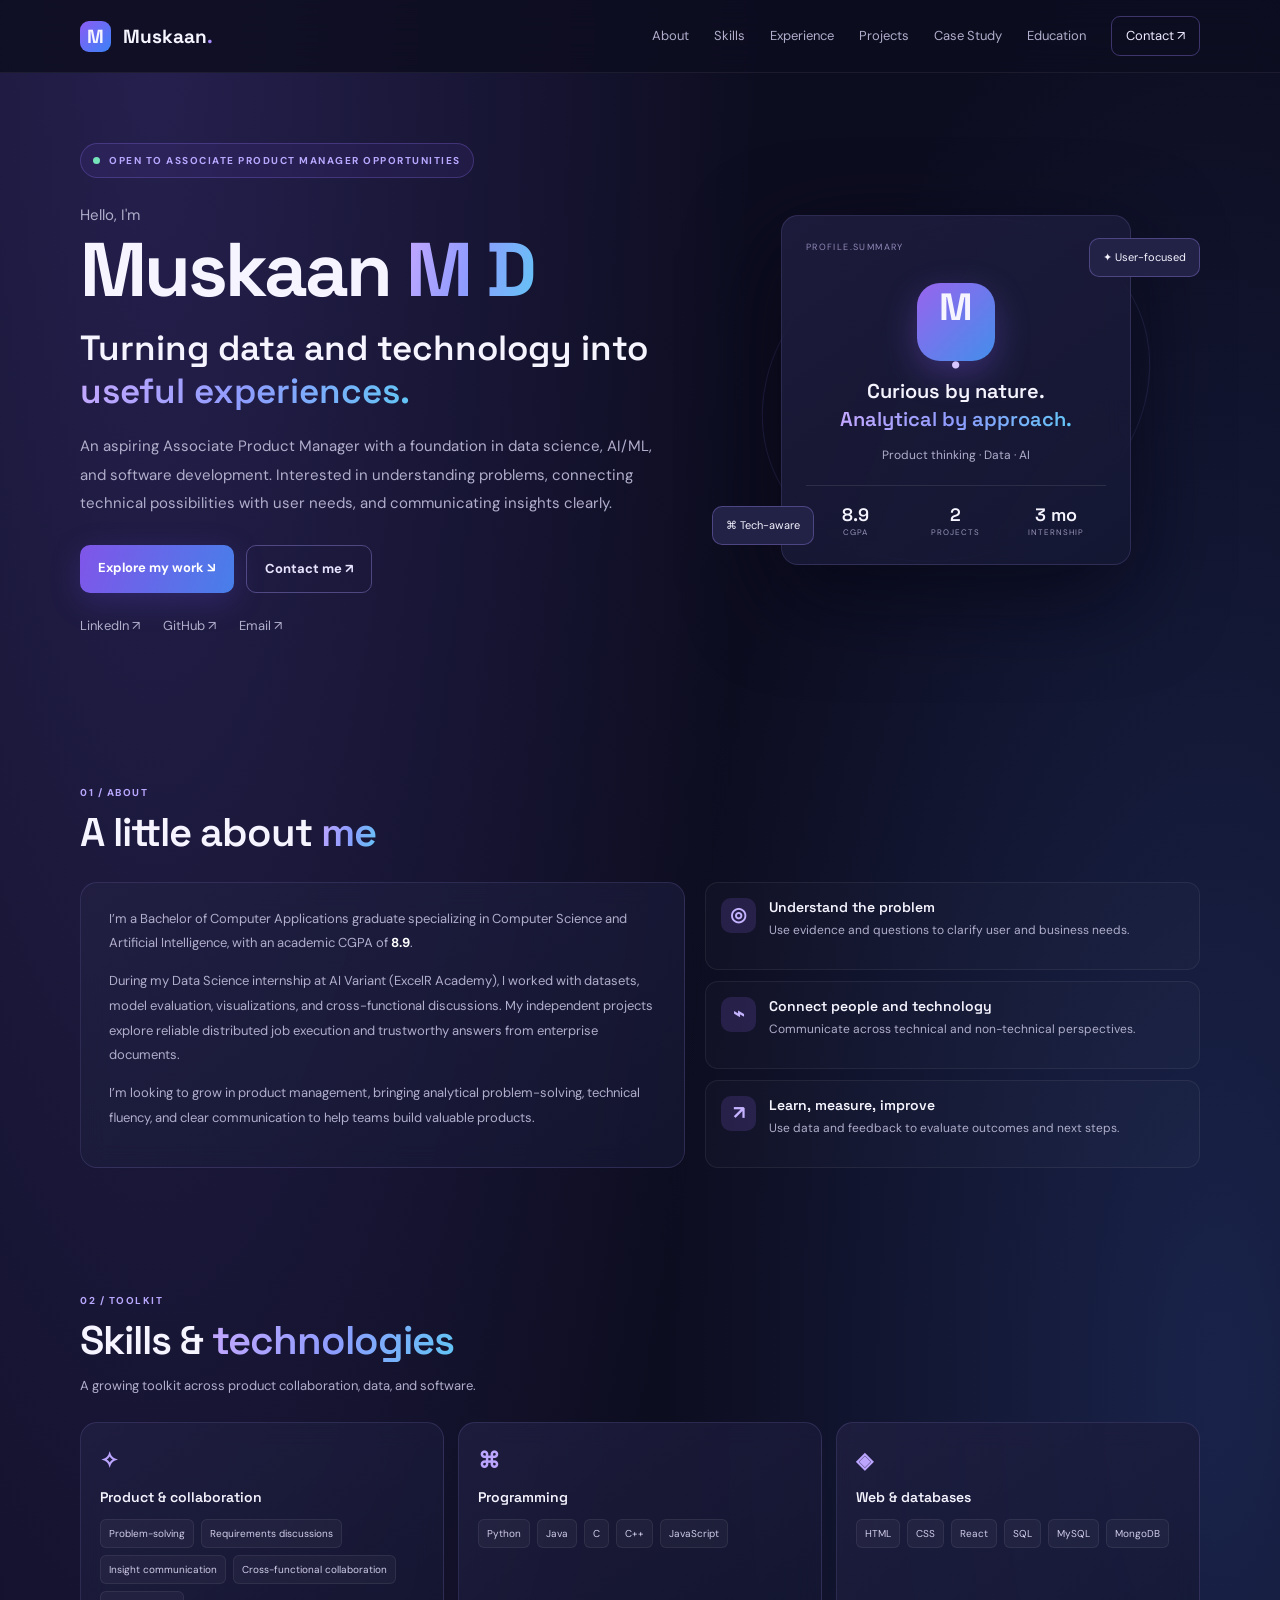
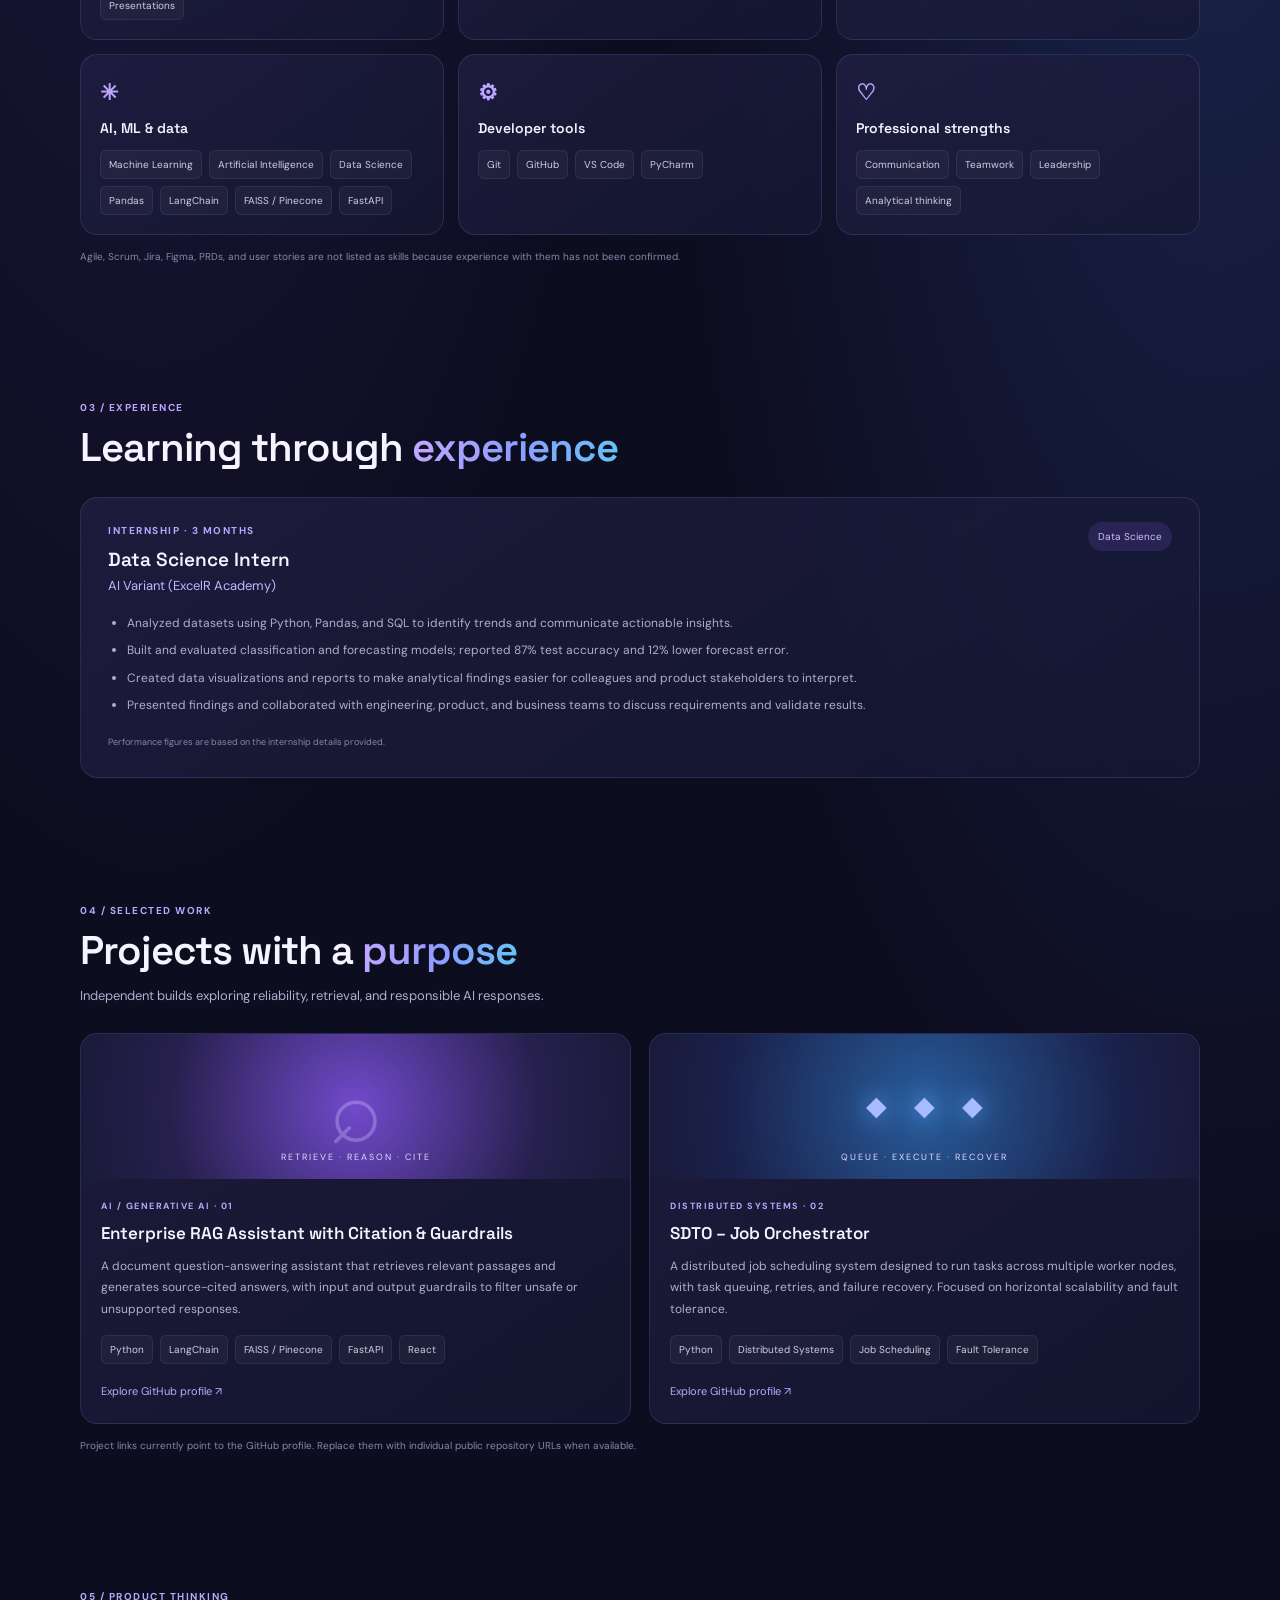
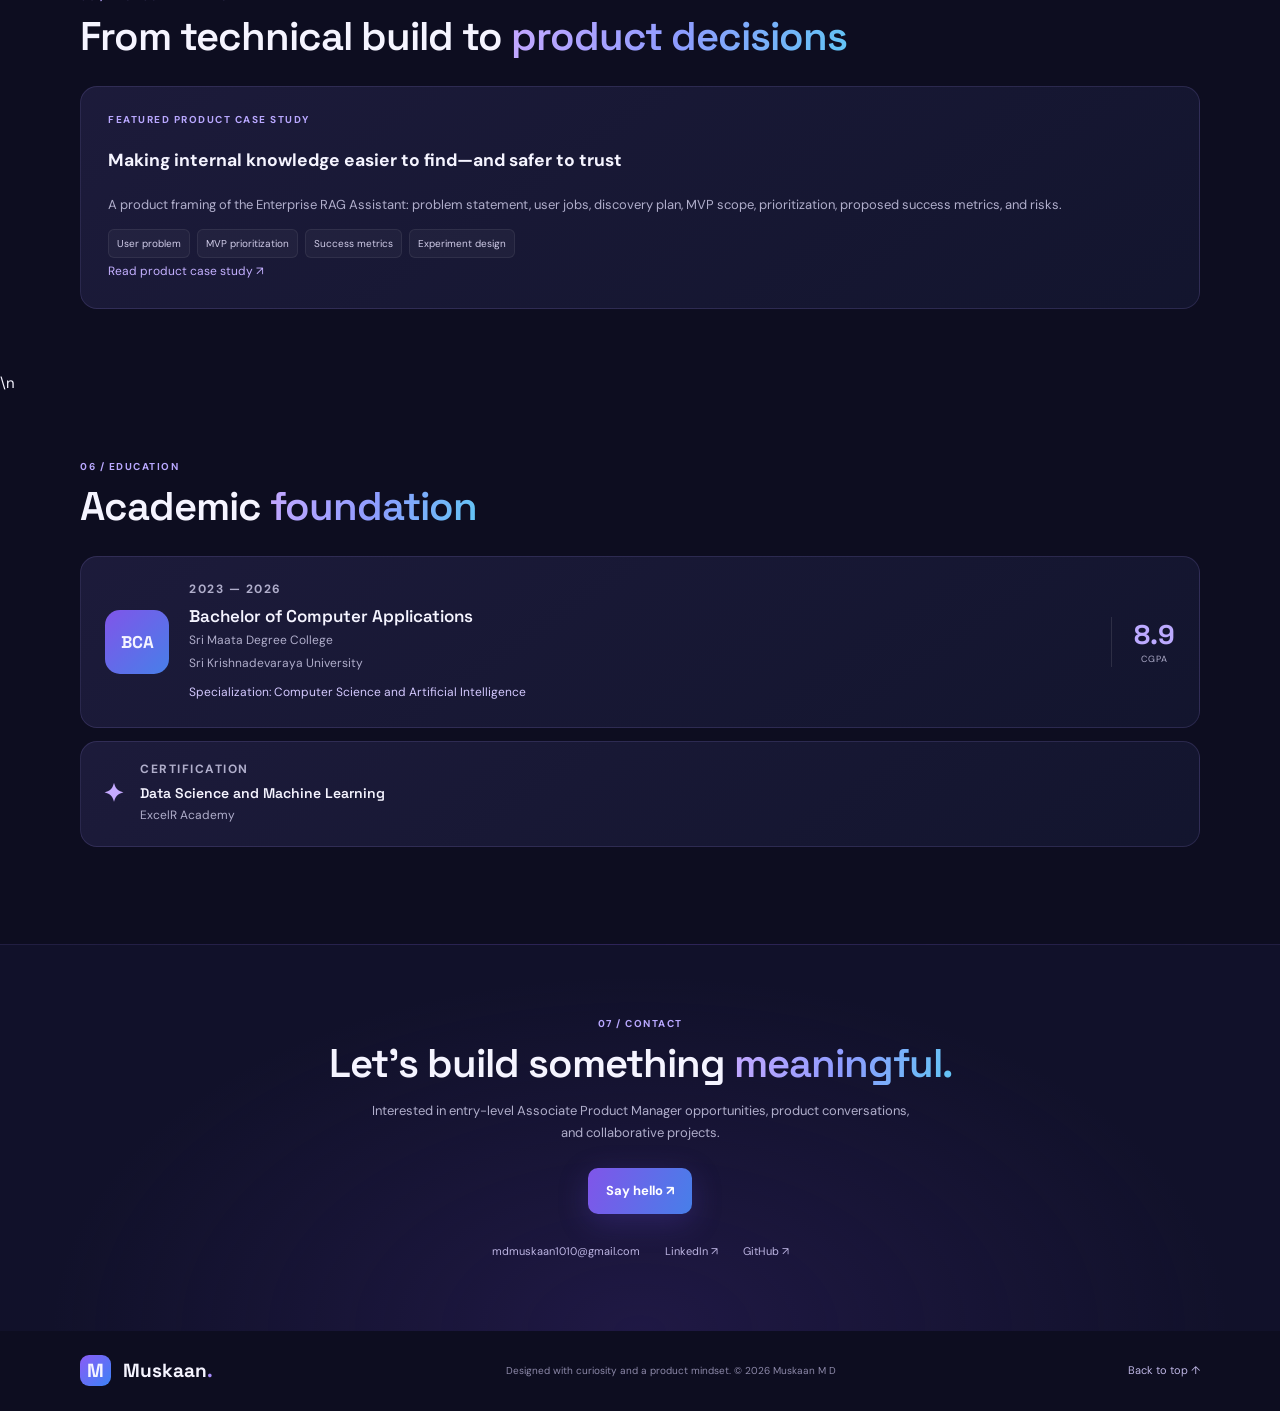
<file: index.html>
<!doctype html>
<html lang="en"><head>
<meta charset="utf-8"><meta name="viewport" content="width=device-width,initial-scale=1">
<meta name="description" content="Muskaan M D — aspiring Associate Product Manager, Data Science and AI/ML.">
<meta name="theme-color" content="#111027"><title>Muskaan M D | Associate Product Manager</title>
<link rel="preconnect" href="https://fonts.googleapis.com"><link rel="preconnect" href="https://fonts.gstatic.com" crossorigin>
<link href="https://fonts.googleapis.com/css2?family=DM+Sans:wght@400;500;600;700&family=Space+Grotesk:wght@500;600;700&display=swap" rel="stylesheet">
<link rel="stylesheet" href="styles.css"></head><body>
<header><nav class="nav wrap"><a class="brand" href="#home"><b>M</b> Muskaan<span>.</span></a><button class="menu" aria-label="Toggle menu">☰</button>
<div class="links"><a href="#about">About</a><a href="#skills">Skills</a><a href="#experience">Experience</a><a href="#projects">Projects</a><a href="#case-study">Case Study</a><a href="#education">Education</a><a class="navbtn" href="#contact">Contact ↗</a></div></nav></header>
<main>
<section class="hero wrap" id="home"><div>
<div class="eyebrow"><i></i> OPEN TO ASSOCIATE PRODUCT MANAGER OPPORTUNITIES</div><p class="hello">Hello, I'm</p>
<h1>Muskaan <em>M D</em></h1><h2>Turning data and technology into <em>useful experiences.</em></h2>
<p class="lead">An aspiring Associate Product Manager with a foundation in data science, AI/ML, and software development. Interested in understanding problems, connecting technical possibilities with user needs, and communicating insights clearly.</p>
<div class="actions"><a class="primary" href="#projects">Explore my work ↘</a><a class="secondary" href="mailto:mdmuskaan1010@gmail.com">Contact me ↗</a></div>
<div class="social"><a href="https://www.linkedin.com/in/muskaan-m-d-4bb947451/" target="_blank" rel="noreferrer">LinkedIn ↗</a><a href="https://github.com/Muskaan1010" target="_blank" rel="noreferrer">GitHub ↗</a><a href="mailto:mdmuskaan1010@gmail.com">Email ↗</a></div>
</div><div class="visual"><div class="orbit"></div><div class="profile glass"><small>PROFILE.SUMMARY</small><div class="avatar">M<span>.</span></div><h3>Curious by nature.<br><em>Analytical by approach.</em></h3><p>Product thinking · Data · AI</p><div class="stats"><div><b>8.9</b><small>CGPA</small></div><div><b>2</b><small>PROJECTS</small></div><div><b>3 mo</b><small>INTERNSHIP</small></div></div></div><span class="chip top">✦ User-focused</span><span class="chip bottom">⌘ Tech-aware</span></div></section>
<section class="section wrap" id="about"><p class="kicker">01 / ABOUT</p><h2>A little about <em>me</em></h2><div class="aboutgrid"><article class="glass about"><p>I’m a Bachelor of Computer Applications graduate specializing in Computer Science and Artificial Intelligence, with an academic CGPA of <strong>8.9</strong>.</p><p>During my Data Science internship at AI Variant (ExcelR Academy), I worked with datasets, model evaluation, visualizations, and cross-functional discussions. My independent projects explore reliable distributed job execution and trustworthy answers from enterprise documents.</p><p>I’m looking to grow in product management, bringing analytical problem-solving, technical fluency, and clear communication to help teams build valuable products.</p></article><div class="focus"><article><b>◎</b><div><h3>Understand the problem</h3><p>Use evidence and questions to clarify user and business needs.</p></div></article><article><b>⌁</b><div><h3>Connect people and technology</h3><p>Communicate across technical and non-technical perspectives.</p></div></article><article><b>↗</b><div><h3>Learn, measure, improve</h3><p>Use data and feedback to evaluate outcomes and next steps.</p></div></article></div></div></section>
<section class="section wrap" id="skills"><p class="kicker">02 / TOOLKIT</p><h2>Skills &amp; <em>technologies</em></h2><p class="sub">A growing toolkit across product collaboration, data, and software.</p><div class="grid3">
<article class="glass skill"><b>✧</b><h3>Product &amp; collaboration</h3><div class="tags"><span>Problem-solving</span><span>Requirements discussions</span><span>Insight communication</span><span>Cross-functional collaboration</span><span>Presentations</span></div></article>
<article class="glass skill"><b>⌘</b><h3>Programming</h3><div class="tags"><span>Python</span><span>Java</span><span>C</span><span>C++</span><span>JavaScript</span></div></article>
<article class="glass skill"><b>◈</b><h3>Web &amp; databases</h3><div class="tags"><span>HTML</span><span>CSS</span><span>React</span><span>SQL</span><span>MySQL</span><span>MongoDB</span></div></article>
<article class="glass skill"><b>✳</b><h3>AI, ML &amp; data</h3><div class="tags"><span>Machine Learning</span><span>Artificial Intelligence</span><span>Data Science</span><span>Pandas</span><span>LangChain</span><span>FAISS / Pinecone</span><span>FastAPI</span></div></article>
<article class="glass skill"><b>⚙</b><h3>Developer tools</h3><div class="tags"><span>Git</span><span>GitHub</span><span>VS Code</span><span>PyCharm</span></div></article>
<article class="glass skill"><b>♡</b><h3>Professional strengths</h3><div class="tags"><span>Communication</span><span>Teamwork</span><span>Leadership</span><span>Analytical thinking</span></div></article></div>
<p class="note">Agile, Scrum, Jira, Figma, PRDs, and user stories are not listed as skills because experience with them has not been confirmed.</p></section>
<section class="section wrap" id="experience"><p class="kicker">03 / EXPERIENCE</p><h2>Learning through <em>experience</em></h2><article class="glass experience"><div class="exphead"><div><p class="kicker">INTERNSHIP · 3 MONTHS</p><h3>Data Science Intern</h3><p class="company">AI Variant (ExcelR Academy)</p></div><span class="pill">Data Science</span></div><ul><li>Analyzed datasets using Python, Pandas, and SQL to identify trends and communicate actionable insights.</li><li>Built and evaluated classification and forecasting models; reported 87% test accuracy and 12% lower forecast error.</li><li>Created data visualizations and reports to make analytical findings easier for colleagues and product stakeholders to interpret.</li><li>Presented findings and collaborated with engineering, product, and business teams to discuss requirements and validate results.</li></ul><small class="note">Performance figures are based on the internship details provided.</small></article></section>
<section class="section wrap" id="projects"><p class="kicker">04 / SELECTED WORK</p><h2>Projects with a <em>purpose</em></h2><p class="sub">Independent builds exploring reliability, retrieval, and responsible AI responses.</p><div class="projects">
<article class="glass project"><div class="art rag">⌕<small>RETRIEVE · REASON · CITE</small></div><div class="projectbody"><p class="kicker">AI / GENERATIVE AI · 01</p><h3>Enterprise RAG Assistant with Citation &amp; Guardrails</h3><p>A document question-answering assistant that retrieves relevant passages and generates source-cited answers, with input and output guardrails to filter unsafe or unsupported responses.</p><div class="tags"><span>Python</span><span>LangChain</span><span>FAISS / Pinecone</span><span>FastAPI</span><span>React</span></div><a href="https://github.com/Muskaan1010" target="_blank" rel="noreferrer">Explore GitHub profile ↗</a></div></article>
<article class="glass project"><div class="art orch"><div class="nodes">◆　◆　◆</div><small>QUEUE · EXECUTE · RECOVER</small></div><div class="projectbody"><p class="kicker">DISTRIBUTED SYSTEMS · 02</p><h3>SDTO – Job Orchestrator</h3><p>A distributed job scheduling system designed to run tasks across multiple worker nodes, with task queuing, retries, and failure recovery. Focused on horizontal scalability and fault tolerance.</p><div class="tags"><span>Python</span><span>Distributed Systems</span><span>Job Scheduling</span><span>Fault Tolerance</span></div><a href="https://github.com/Muskaan1010" target="_blank" rel="noreferrer">Explore GitHub profile ↗</a></div></article></div><p class="note">Project links currently point to the GitHub profile. Replace them with individual public repository URLs when available.</p></section>
<section class="section wrap" id="case-study"><p class="kicker">05 / PRODUCT THINKING</p><h2>From technical build to <em>product decisions</em></h2><article class="glass experience"><p class="kicker">FEATURED PRODUCT CASE STUDY</p><h3>Making internal knowledge easier to find—and safer to trust</h3><p style="color:#b0aecb;font-size:13px;line-height:1.8">A product framing of the Enterprise RAG Assistant: problem statement, user jobs, discovery plan, MVP scope, prioritization, proposed success metrics, and risks.</p><div class="tags"><span>User problem</span><span>MVP prioritization</span><span>Success metrics</span><span>Experiment design</span></div><a href="case-study.html" style="color:#c4b0ff;font-size:12px;text-decoration:none">Read product case study ↗</a></article></section>\n<section class="section wrap" id="education"><p class="kicker">06 / EDUCATION</p><h2>Academic <em>foundation</em></h2><article class="glass education"><div class="degree">BCA</div><div class="edu"><p class="kicker">2023 — 2026</p><h3>Bachelor of Computer Applications</h3><p>Sri Maata Degree College</p><p class="muted">Sri Krishnadevaraya University</p><p class="special">Specialization: Computer Science and Artificial Intelligence</p></div><div class="cgpa"><b>8.9</b><small>CGPA</small></div></article><article class="glass cert"><b>✦</b><div><p class="kicker">CERTIFICATION</p><h3>Data Science and Machine Learning</h3><p class="muted">ExcelR Academy</p></div></article></section>
<section class="contact" id="contact"><div class="wrap"><p class="kicker">07 / CONTACT</p><h2>Let's build something <em>meaningful.</em></h2><p>Interested in entry-level Associate Product Manager opportunities, product conversations, and collaborative projects.</p><a class="primary" href="mailto:mdmuskaan1010@gmail.com">Say hello ↗</a><div class="contactlinks"><a href="mailto:mdmuskaan1010@gmail.com">mdmuskaan1010@gmail.com</a><a href="https://www.linkedin.com/in/muskaan-m-d-4bb947451/" target="_blank" rel="noreferrer">LinkedIn ↗</a><a href="https://github.com/Muskaan1010" target="_blank" rel="noreferrer">GitHub ↗</a></div></div></section>
</main><footer class="footer wrap"><a class="brand" href="#home"><b>M</b> Muskaan<span>.</span></a><p>Designed with curiosity and a product mindset. © <span id="year"></span> Muskaan M D</p><a href="#home">Back to top ↑</a></footer><script src="script.js"></script></body></html>
</file>
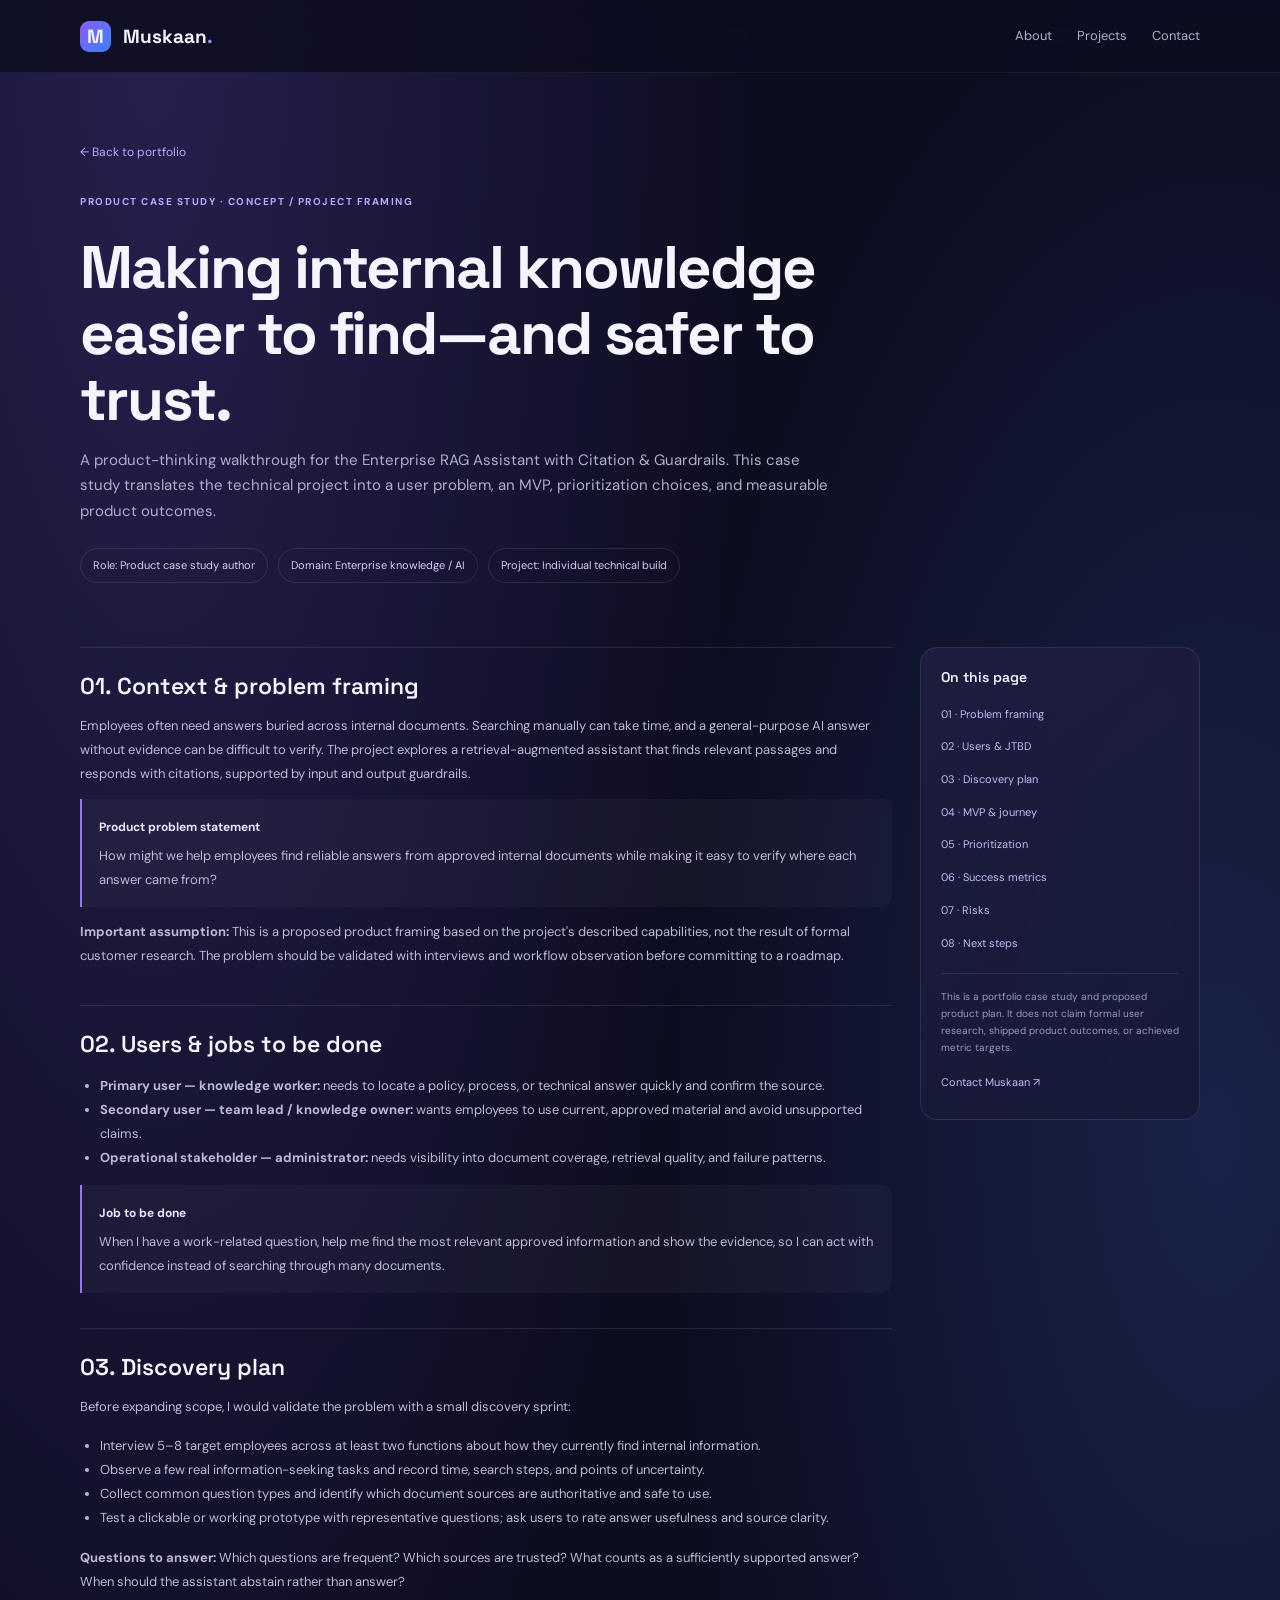
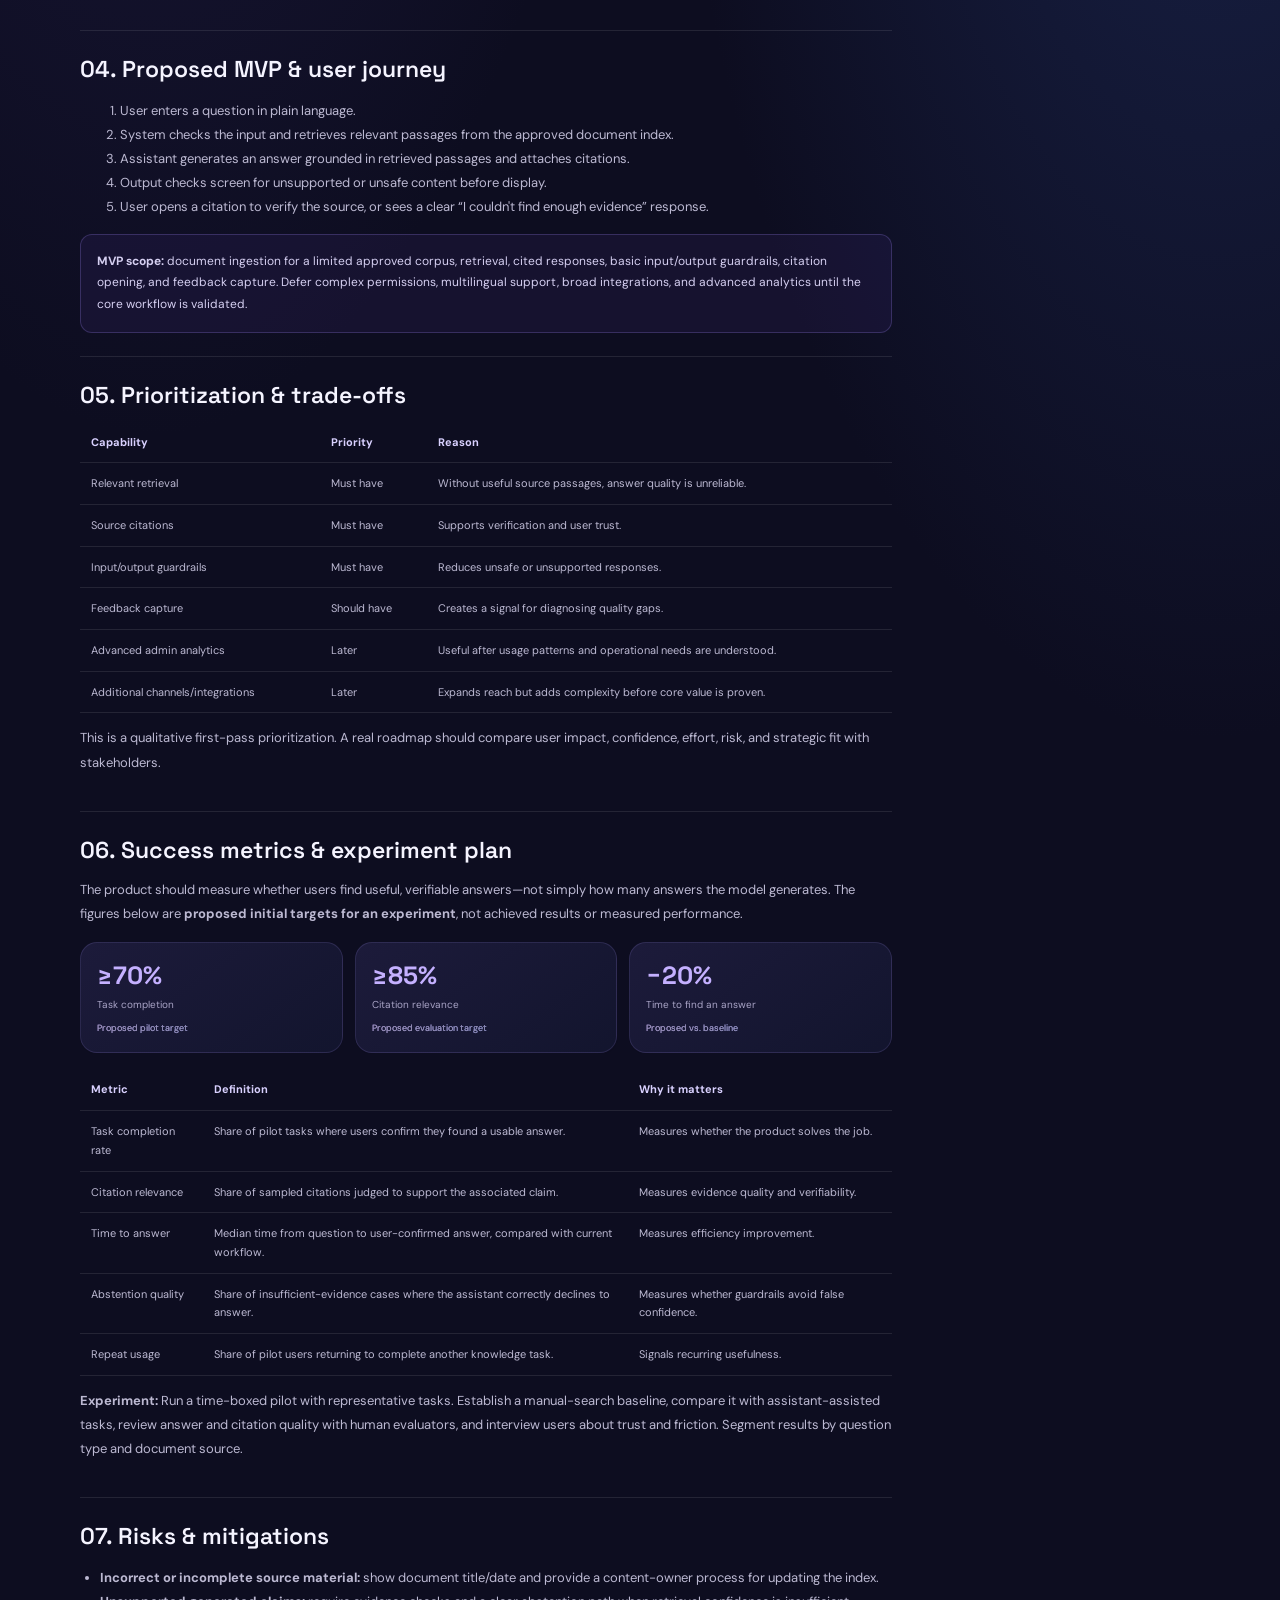
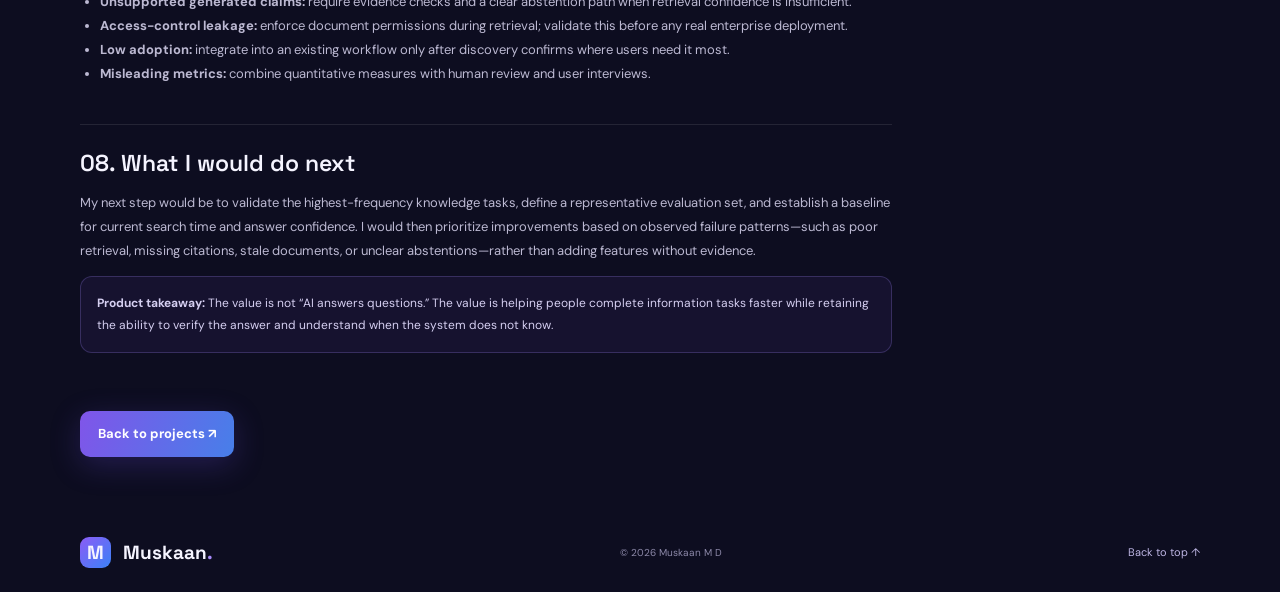
<file: case-study.html>
<!doctype html>
<html lang="en">
<head>
<meta charset="utf-8"><meta name="viewport" content="width=device-width,initial-scale=1">
<meta name="description" content="Product case study by Muskaan M D: shaping an enterprise RAG assistant around trustworthy, source-cited answers.">
<title>Product Case Study | Muskaan M D</title>
<link rel="preconnect" href="https://fonts.googleapis.com"><link rel="preconnect" href="https://fonts.gstatic.com" crossorigin>
<link href="https://fonts.googleapis.com/css2?family=DM+Sans:wght@400;500;600;700&family=Space+Grotesk:wght@500;600;700&display=swap" rel="stylesheet">
<link rel="stylesheet" href="styles.css">
<style>
.case-hero{padding:66px 0 40px}.back{font-size:12px;color:#bcaaff;text-decoration:none}.case-hero h1{font:700 clamp(36px,6vw,60px)/1.1 'Space Grotesk';letter-spacing:-2px;max-width:850px;margin:25px 0 15px}.case-hero .intro{max-width:760px;color:#b0aecb;font-size:15px}.meta{display:flex;gap:10px;flex-wrap:wrap;margin:24px 0}.meta span{font-size:11px;border:1px solid #ffffff1a;border-radius:30px;padding:7px 12px;color:#d5cef2}.case-layout{display:grid;grid-template-columns:1fr 280px;gap:28px;align-items:start}.case-content{min-width:0}.case-section{padding:23px 0;border-top:1px solid #ffffff18}.case-section h2{font:600 23px 'Space Grotesk';margin:0 0 12px}.case-section p,.case-section li{font-size:13px;color:#bcb9d2;line-height:1.85}.case-section ul{padding-left:20px}.side{position:sticky;top:95px;padding:20px}.side h3{font:600 14px 'Space Grotesk';margin:0 0 12px}.side a{display:block;text-decoration:none;color:#c4b8f4;font-size:11px;padding:7px 0}.metric-grid{display:grid;grid-template-columns:repeat(3,1fr);gap:12px;margin:16px 0}.metric{padding:16px}.metric b{display:block;font:700 25px 'Space Grotesk';color:#c4b0ff}.metric small{font-size:10px;color:#aaa5c7}.metric em{display:block;font-size:9px;color:#8f8aa9;margin-top:5px;font-style:normal}.decision{padding:15px 17px;margin:12px 0;border-left:2px solid #9876f5;background:#ffffff08;border-radius:0 10px 10px 0}.decision b{font-size:12px;color:#e9e5ff}.decision p{margin:5px 0 0}.table-wrap{overflow-x:auto}.case-table{width:100%;border-collapse:collapse;font-size:11px}.case-table th,.case-table td{text-align:left;padding:11px;border-bottom:1px solid #ffffff18;vertical-align:top}.case-table th{color:#d9d1ff}.case-table td{color:#bcb9d2}.callout{padding:16px;border:1px solid #a48bff3b;border-radius:12px;background:#8b5cf612;color:#d5cff1;font-size:12px;line-height:1.8}.case-footer{padding:35px 0 55px}@media(max-width:800px){.case-layout{grid-template-columns:1fr}.side{position:static;order:-1}.metric-grid{grid-template-columns:1fr}.case-hero{padding-top:45px}}
</style>
</head>
<body>
<header><nav class="nav wrap"><a class="brand" href="index.html"><b>M</b> Muskaan<span>.</span></a><div class="links"><a href="index.html#about">About</a><a href="index.html#projects">Projects</a><a href="index.html#contact">Contact</a></div></nav></header>
<main class="wrap">
<section class="case-hero">
<a class="back" href="index.html">← Back to portfolio</a>
<p class="kicker" style="margin-top:28px">PRODUCT CASE STUDY · CONCEPT / PROJECT FRAMING</p>
<h1>Making internal knowledge easier to find—and safer to trust.</h1>
<p class="intro">A product-thinking walkthrough for the Enterprise RAG Assistant with Citation &amp; Guardrails. This case study translates the technical project into a user problem, an MVP, prioritization choices, and measurable product outcomes.</p>
<div class="meta"><span>Role: Product case study author</span><span>Domain: Enterprise knowledge / AI</span><span>Project: Individual technical build</span></div>
</section>
<div class="case-layout">
<article class="case-content">
<section class="case-section" id="context"><h2>01. Context &amp; problem framing</h2>
<p>Employees often need answers buried across internal documents. Searching manually can take time, and a general-purpose AI answer without evidence can be difficult to verify. The project explores a retrieval-augmented assistant that finds relevant passages and responds with citations, supported by input and output guardrails.</p>
<div class="decision"><b>Product problem statement</b><p>How might we help employees find reliable answers from approved internal documents while making it easy to verify where each answer came from?</p></div>
<p><strong>Important assumption:</strong> This is a proposed product framing based on the project's described capabilities, not the result of formal customer research. The problem should be validated with interviews and workflow observation before committing to a roadmap.</p>
</section>
<section class="case-section" id="users"><h2>02. Users &amp; jobs to be done</h2>
<ul><li><strong>Primary user — knowledge worker:</strong> needs to locate a policy, process, or technical answer quickly and confirm the source.</li>
<li><strong>Secondary user — team lead / knowledge owner:</strong> wants employees to use current, approved material and avoid unsupported claims.</li>
<li><strong>Operational stakeholder — administrator:</strong> needs visibility into document coverage, retrieval quality, and failure patterns.</li></ul>
<div class="decision"><b>Job to be done</b><p>When I have a work-related question, help me find the most relevant approved information and show the evidence, so I can act with confidence instead of searching through many documents.</p></div>
</section>
<section class="case-section" id="discovery"><h2>03. Discovery plan</h2>
<p>Before expanding scope, I would validate the problem with a small discovery sprint:</p>
<ul><li>Interview 5–8 target employees across at least two functions about how they currently find internal information.</li><li>Observe a few real information-seeking tasks and record time, search steps, and points of uncertainty.</li><li>Collect common question types and identify which document sources are authoritative and safe to use.</li><li>Test a clickable or working prototype with representative questions; ask users to rate answer usefulness and source clarity.</li></ul>
<p><strong>Questions to answer:</strong> Which questions are frequent? Which sources are trusted? What counts as a sufficiently supported answer? When should the assistant abstain rather than answer?</p>
</section>
<section class="case-section" id="solution"><h2>04. Proposed MVP &amp; user journey</h2>
<ol><li>User enters a question in plain language.</li><li>System checks the input and retrieves relevant passages from the approved document index.</li><li>Assistant generates an answer grounded in retrieved passages and attaches citations.</li><li>Output checks screen for unsupported or unsafe content before display.</li><li>User opens a citation to verify the source, or sees a clear “I couldn't find enough evidence” response.</li></ol>
<div class="callout"><strong>MVP scope:</strong> document ingestion for a limited approved corpus, retrieval, cited responses, basic input/output guardrails, citation opening, and feedback capture. Defer complex permissions, multilingual support, broad integrations, and advanced analytics until the core workflow is validated.</div>
</section>
<section class="case-section" id="prioritization"><h2>05. Prioritization &amp; trade-offs</h2>
<div class="table-wrap"><table class="case-table"><thead><tr><th>Capability</th><th>Priority</th><th>Reason</th></tr></thead><tbody>
<tr><td>Relevant retrieval</td><td>Must have</td><td>Without useful source passages, answer quality is unreliable.</td></tr>
<tr><td>Source citations</td><td>Must have</td><td>Supports verification and user trust.</td></tr>
<tr><td>Input/output guardrails</td><td>Must have</td><td>Reduces unsafe or unsupported responses.</td></tr>
<tr><td>Feedback capture</td><td>Should have</td><td>Creates a signal for diagnosing quality gaps.</td></tr>
<tr><td>Advanced admin analytics</td><td>Later</td><td>Useful after usage patterns and operational needs are understood.</td></tr>
<tr><td>Additional channels/integrations</td><td>Later</td><td>Expands reach but adds complexity before core value is proven.</td></tr>
</tbody></table></div>
<p>This is a qualitative first-pass prioritization. A real roadmap should compare user impact, confidence, effort, risk, and strategic fit with stakeholders.</p>
</section>
<section class="case-section" id="metrics"><h2>06. Success metrics &amp; experiment plan</h2>
<p>The product should measure whether users find useful, verifiable answers—not simply how many answers the model generates. The figures below are <strong>proposed initial targets for an experiment</strong>, not achieved results or measured performance.</p>
<div class="metric-grid">
<div class="glass metric"><b>≥70%</b><small>Task completion</small><em>Proposed pilot target</em></div>
<div class="glass metric"><b>≥85%</b><small>Citation relevance</small><em>Proposed evaluation target</em></div>
<div class="glass metric"><b>−20%</b><small>Time to find an answer</small><em>Proposed vs. baseline</em></div>
</div>
<div class="table-wrap"><table class="case-table"><thead><tr><th>Metric</th><th>Definition</th><th>Why it matters</th></tr></thead><tbody>
<tr><td>Task completion rate</td><td>Share of pilot tasks where users confirm they found a usable answer.</td><td>Measures whether the product solves the job.</td></tr>
<tr><td>Citation relevance</td><td>Share of sampled citations judged to support the associated claim.</td><td>Measures evidence quality and verifiability.</td></tr>
<tr><td>Time to answer</td><td>Median time from question to user-confirmed answer, compared with current workflow.</td><td>Measures efficiency improvement.</td></tr>
<tr><td>Abstention quality</td><td>Share of insufficient-evidence cases where the assistant correctly declines to answer.</td><td>Measures whether guardrails avoid false confidence.</td></tr>
<tr><td>Repeat usage</td><td>Share of pilot users returning to complete another knowledge task.</td><td>Signals recurring usefulness.</td></tr>
</tbody></table></div>
<p><strong>Experiment:</strong> Run a time-boxed pilot with representative tasks. Establish a manual-search baseline, compare it with assistant-assisted tasks, review answer and citation quality with human evaluators, and interview users about trust and friction. Segment results by question type and document source.</p>
</section>
<section class="case-section" id="risks"><h2>07. Risks &amp; mitigations</h2>
<ul><li><strong>Incorrect or incomplete source material:</strong> show document title/date and provide a content-owner process for updating the index.</li><li><strong>Unsupported generated claims:</strong> require evidence checks and a clear abstention path when retrieval confidence is insufficient.</li><li><strong>Access-control leakage:</strong> enforce document permissions during retrieval; validate this before any real enterprise deployment.</li><li><strong>Low adoption:</strong> integrate into an existing workflow only after discovery confirms where users need it most.</li><li><strong>Misleading metrics:</strong> combine quantitative measures with human review and user interviews.</li></ul>
</section>
<section class="case-section" id="reflection"><h2>08. What I would do next</h2>
<p>My next step would be to validate the highest-frequency knowledge tasks, define a representative evaluation set, and establish a baseline for current search time and answer confidence. I would then prioritize improvements based on observed failure patterns—such as poor retrieval, missing citations, stale documents, or unclear abstentions—rather than adding features without evidence.</p>
<div class="callout"><strong>Product takeaway:</strong> The value is not “AI answers questions.” The value is helping people complete information tasks faster while retaining the ability to verify the answer and understand when the system does not know.</div>
</section>
</article>
<aside class="glass side"><h3>On this page</h3>
<a href="#context">01 · Problem framing</a><a href="#users">02 · Users &amp; JTBD</a><a href="#discovery">03 · Discovery plan</a><a href="#solution">04 · MVP &amp; journey</a><a href="#prioritization">05 · Prioritization</a><a href="#metrics">06 · Success metrics</a><a href="#risks">07 · Risks</a><a href="#reflection">08 · Next steps</a>
<hr style="border:0;border-top:1px solid #ffffff18;margin:14px 0">
<p style="font-size:10px;color:#9d98b8;line-height:1.7">This is a portfolio case study and proposed product plan. It does not claim formal user research, shipped product outcomes, or achieved metric targets.</p>
<a href="index.html#contact">Contact Muskaan ↗</a></aside>
</div>
<div class="case-footer"><a class="primary" href="index.html#projects">Back to projects ↗</a></div>
</main>
<footer class="footer wrap"><a class="brand" href="index.html"><b>M</b> Muskaan<span>.</span></a><p>© <span id="year"></span> Muskaan M D</p><a href="#">Back to top ↑</a></footer>
<script src="script.js"></script>
</body></html>
</file>
<file: styles.css>
*{box-sizing:border-box}html{scroll-behavior:smooth;scroll-padding-top:85px}body{margin:0;background:radial-gradient(ellipse at 12% 0%,#25204e,transparent 38%),radial-gradient(ellipse at 95% 30%,#19234a,transparent 32%),#0d0d20;color:#f5f4ff;font:15px/1.7 'DM Sans',sans-serif}a{color:inherit}.wrap{width:min(1120px,calc(100% - 44px));margin:auto}em{font-style:normal;background:linear-gradient(105deg,#c5a8ff,#8e9cff,#62c5f5);color:transparent;background-clip:text}.glass{background:linear-gradient(145deg,#222044bd,#151833bd);border:1px solid #b3a0ff25;border-radius:17px;backdrop-filter:blur(12px)}header{position:sticky;top:0;z-index:5;background:#0d0d20d9;backdrop-filter:blur(16px);border-bottom:1px solid #ffffff10}.nav{height:72px;display:flex;align-items:center;justify-content:space-between}.brand{text-decoration:none;font:700 19px 'Space Grotesk'}.brand b{display:inline-grid;place-items:center;width:31px;height:31px;border-radius:9px;background:linear-gradient(135deg,#8b5cf6,#3b82f6);margin-right:7px}.brand span{color:#a78bfa}.links{display:flex;align-items:center;gap:25px}.links a,.social a{font-size:13px;color:#b0aecb;text-decoration:none}.links a:hover,.social a:hover{color:white}.links .navbtn{padding:8px 14px;border:1px solid #8872dc66;border-radius:9px;color:#eeeaff}.menu{display:none;background:none;color:white;border:0;font-size:24px}.hero{min-height:620px;padding:70px 0 85px;display:grid;grid-template-columns:1.1fr .9fr;align-items:center;gap:35px}.eyebrow,.kicker{font-size:10px;font-weight:700;letter-spacing:1.5px;color:#b9a8ff}.eyebrow{display:inline-flex;gap:9px;align-items:center;border:1px solid #9876f544;background:#8b5cf615;border-radius:25px;padding:8px 12px}.eyebrow i{width:7px;height:7px;border-radius:50%;background:#76e4ba}.hello{color:#b0aecb;margin:25px 0 0}.hero h1{font:700 clamp(48px,7vw,76px)/1.08 'Space Grotesk';letter-spacing:-3px;margin:0 0 16px}.hero h2{font:600 clamp(25px,3vw,35px)/1.25 'Space Grotesk';margin:0 0 18px}.lead{color:#b0aecb;max-width:590px;line-height:1.9}.actions{display:flex;gap:12px;margin:27px 0 22px}.primary,.secondary{display:inline-block;text-decoration:none;padding:12px 18px;border-radius:10px;font-size:13px;font-weight:700}.primary{background:linear-gradient(110deg,#8055e9,#477fe9);box-shadow:0 8px 30px #6349d344;color:white}.secondary{border:1px solid #9b8ee866;color:#e7e4ff}.social{display:flex;gap:23px}.visual{min-height:400px;display:grid;place-items:center;position:relative}.orbit{position:absolute;width:400px;height:330px;border:1px solid #9c85ff28;border-radius:50%;transform:rotate(-25deg)}.profile{position:relative;width:min(350px,90%);padding:24px;text-align:center;box-shadow:0 30px 90px #050512aa}.profile>small{display:block;text-align:left;color:#918ab9;font-size:9px;letter-spacing:1.4px}.avatar{width:78px;height:78px;margin:27px auto 16px;display:grid;place-items:center;border-radius:23px;background:linear-gradient(135deg,#9864ee,#438eea);font:700 38px 'Space Grotesk';box-shadow:0 12px 35px #7d5be955}.avatar span{color:#d7c6ff}.profile h3{font:600 20px/1.4 'Space Grotesk';margin:0}.profile p{color:#b0aecb;font-size:12px}.stats{display:grid;grid-template-columns:repeat(3,1fr);border-top:1px solid #ffffff18;padding-top:17px;margin-top:20px}.stats div{display:grid}.stats b{font:600 18px 'Space Grotesk'}.stats small{font-size:8px;color:#9995ba;letter-spacing:1px}.chip{position:absolute;padding:9px 13px;background:#222146;border:1px solid #a58dfb55;border-radius:10px;font-size:11px}.top{top:48px;right:0}.bottom{bottom:45px;left:0}.section{padding:62px 0}.section h2,.contact h2{font:600 clamp(29px,4vw,40px)/1.2 'Space Grotesk';letter-spacing:-1px;margin:0 0 25px}.kicker{margin:0 0 8px}.aboutgrid{display:grid;grid-template-columns:1.1fr .9fr;gap:20px}.about{padding:24px 28px;color:#b0aecb;font-size:13px;line-height:1.9}.about p:first-child{margin-top:0}.about strong{color:white}.focus{display:grid;gap:11px}.focus article{display:flex;gap:13px;padding:15px;border:1px solid #ffffff10;border-radius:13px;background:#ffffff05}.focus article>b{display:grid;place-items:center;width:35px;height:35px;flex:none;border-radius:10px;background:#9168f52a;color:#c5b3ff;font-size:19px}.focus h3,.skill h3{font:600 14px 'Space Grotesk';margin:0 0 4px}.focus p{font-size:12px;color:#b0aecb;margin:0}.sub{color:#b0aecb;font-size:13px;margin:-15px 0 25px}.grid3{display:grid;grid-template-columns:repeat(3,1fr);gap:14px}.skill{padding:19px}.skill>b{font-size:22px;color:#bca5ff}.skill h3{margin:8px 0 13px}.tags{display:flex;flex-wrap:wrap;gap:7px}.tags span{font-size:10px;color:#d1cde9;background:#ffffff09;border:1px solid #ffffff12;padding:5px 8px;border-radius:6px}.note{font-size:10px;color:#8986a8;margin-top:13px}.experience{padding:24px 27px}.exphead{display:flex;justify-content:space-between;gap:15px}.exphead h3,.project h3,.edu h3,.cert h3{font:600 19px 'Space Grotesk';margin:0}.company{color:#c3b5ff;font-size:13px;margin:3px 0}.pill{align-self:flex-start;font-size:10px;color:#cfc2ff;padding:6px 10px;border-radius:20px;background:#8b5cf626}.experience ul{padding-left:19px;color:#b0aecb;font-size:12px;line-height:1.85}.experience li{margin:5px 0}.experience>small{font-size:9px;color:#8986a8}.projects{display:grid;grid-template-columns:repeat(2,1fr);gap:18px}.project{overflow:hidden}.art{height:145px;display:grid;place-items:center;position:relative;font-size:90px;color:#d3c3ff55}.art small{position:absolute;bottom:13px;font-size:9px;letter-spacing:2px;color:#e4d8ff}.rag{background:radial-gradient(circle,#714acb,#27204e 65%,#191a39)}.orch{background:radial-gradient(circle,#285c9b,#1a214b 70%,#191a39)}.nodes{font-size:27px;color:#a7bcff;text-shadow:0 0 25px #60a5fa}.projectbody{padding:20px}.projectbody .kicker{font-size:9px}.projectbody h3{font-size:17px;margin:8px 0}.projectbody>p:not(.kicker){font-size:12px;color:#b0aecb;line-height:1.8}.projectbody .tags{margin:14px 0}.projectbody>a{font-size:11px;color:#bcaaff;text-decoration:none}.education{display:flex;align-items:center;gap:20px;padding:22px 24px}.degree{width:64px;height:64px;flex:none;display:grid;place-items:center;border-radius:15px;background:linear-gradient(135deg,#8055e9,#477fe9);font:700 17px 'Space Grotesk'}.edu{flex:1}.edu .kicker,.cert .kicker{margin:0 0 5px}.edu h3{font-size:17px}.edu p,.cert p{font-size:12px;color:#b0aecb;margin:3px 0}.edu .special{color:#d4c9ff;margin-top:8px}.cgpa{display:grid;text-align:center;border-left:1px solid #ffffff1b;padding-left:22px}.cgpa b{font:700 27px 'Space Grotesk';color:#bcaaff}.cgpa small{font-size:9px;color:#b0aecb;letter-spacing:1px}.cert{display:flex;align-items:center;gap:16px;padding:17px 22px;margin-top:13px}.cert>b{font-size:25px;color:#c5aaff}.cert h3{font-size:14px}.contact{margin-top:35px;padding:70px 0;text-align:center;background:radial-gradient(ellipse at 50% 100%,#34236b66,transparent 65%),#11112a;border-top:1px solid #a58dfb1c}.contact h2{margin-bottom:12px}.contact>div>p:not(.kicker){max-width:560px;margin:12px auto 24px;color:#b0aecb;font-size:13px}.contactlinks{display:flex;justify-content:center;gap:25px;flex-wrap:wrap;margin-top:28px}.contactlinks a,.footer>a:last-child{font-size:11px;color:#bdb5e3;text-decoration:none}.footer{min-height:80px;display:flex;align-items:center;justify-content:space-between;gap:15px}.footer p{font-size:10px;color:#8d89a9}.muted{color:#b0aecb}@media(max-width:850px){.links{gap:13px}.hero{grid-template-columns:1fr .85fr}.grid3{grid-template-columns:repeat(2,1fr)}}@media(max-width:680px){.wrap{width:calc(100% - 34px)}.nav{height:65px}.menu{display:block}.links{display:none;position:absolute;top:65px;left:0;right:0;padding:17px 24px 22px;background:#14142e;border-bottom:1px solid #ffffff15;flex-direction:column;align-items:stretch}.links.open{display:flex}.links a{padding:5px}.hero{display:flex;flex-direction:column;align-items:stretch;padding:52px 0;gap:10px}.hero h1{font-size:57px}.visual{min-height:360px}.orbit{width:320px;height:260px}.top{right:0;top:28px}.bottom{left:0;bottom:28px}.section{padding:47px 0}.aboutgrid,.grid3,.projects{grid-template-columns:1fr}.exphead{flex-direction:column}.education{flex-wrap:wrap;align-items:flex-start}.edu{min-width:calc(100% - 85px)}.cgpa{margin-left:84px;border:0;padding:0}.footer{padding:17px 0;flex-wrap:wrap}.footer p{order:3;width:100%;margin:0}}@media(prefers-reduced-motion:reduce){html{scroll-behavior:auto}}
</file>
